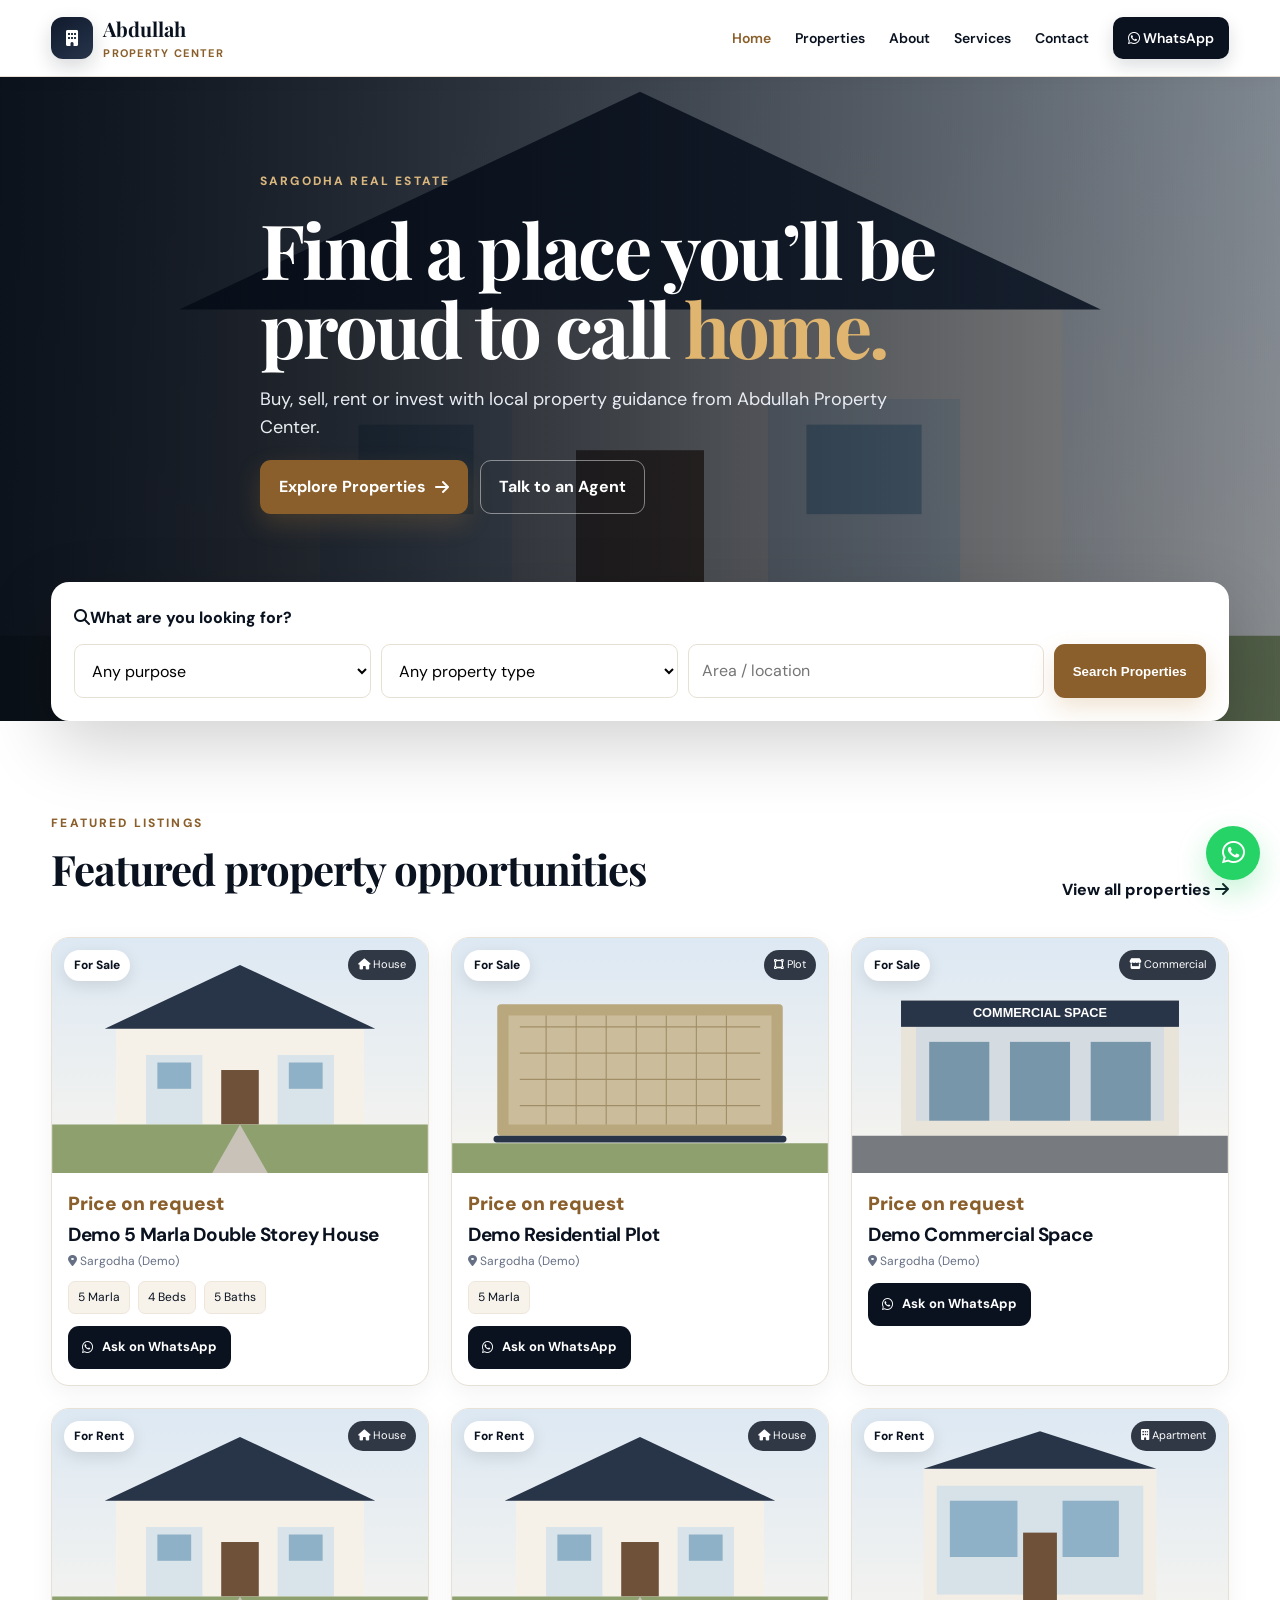
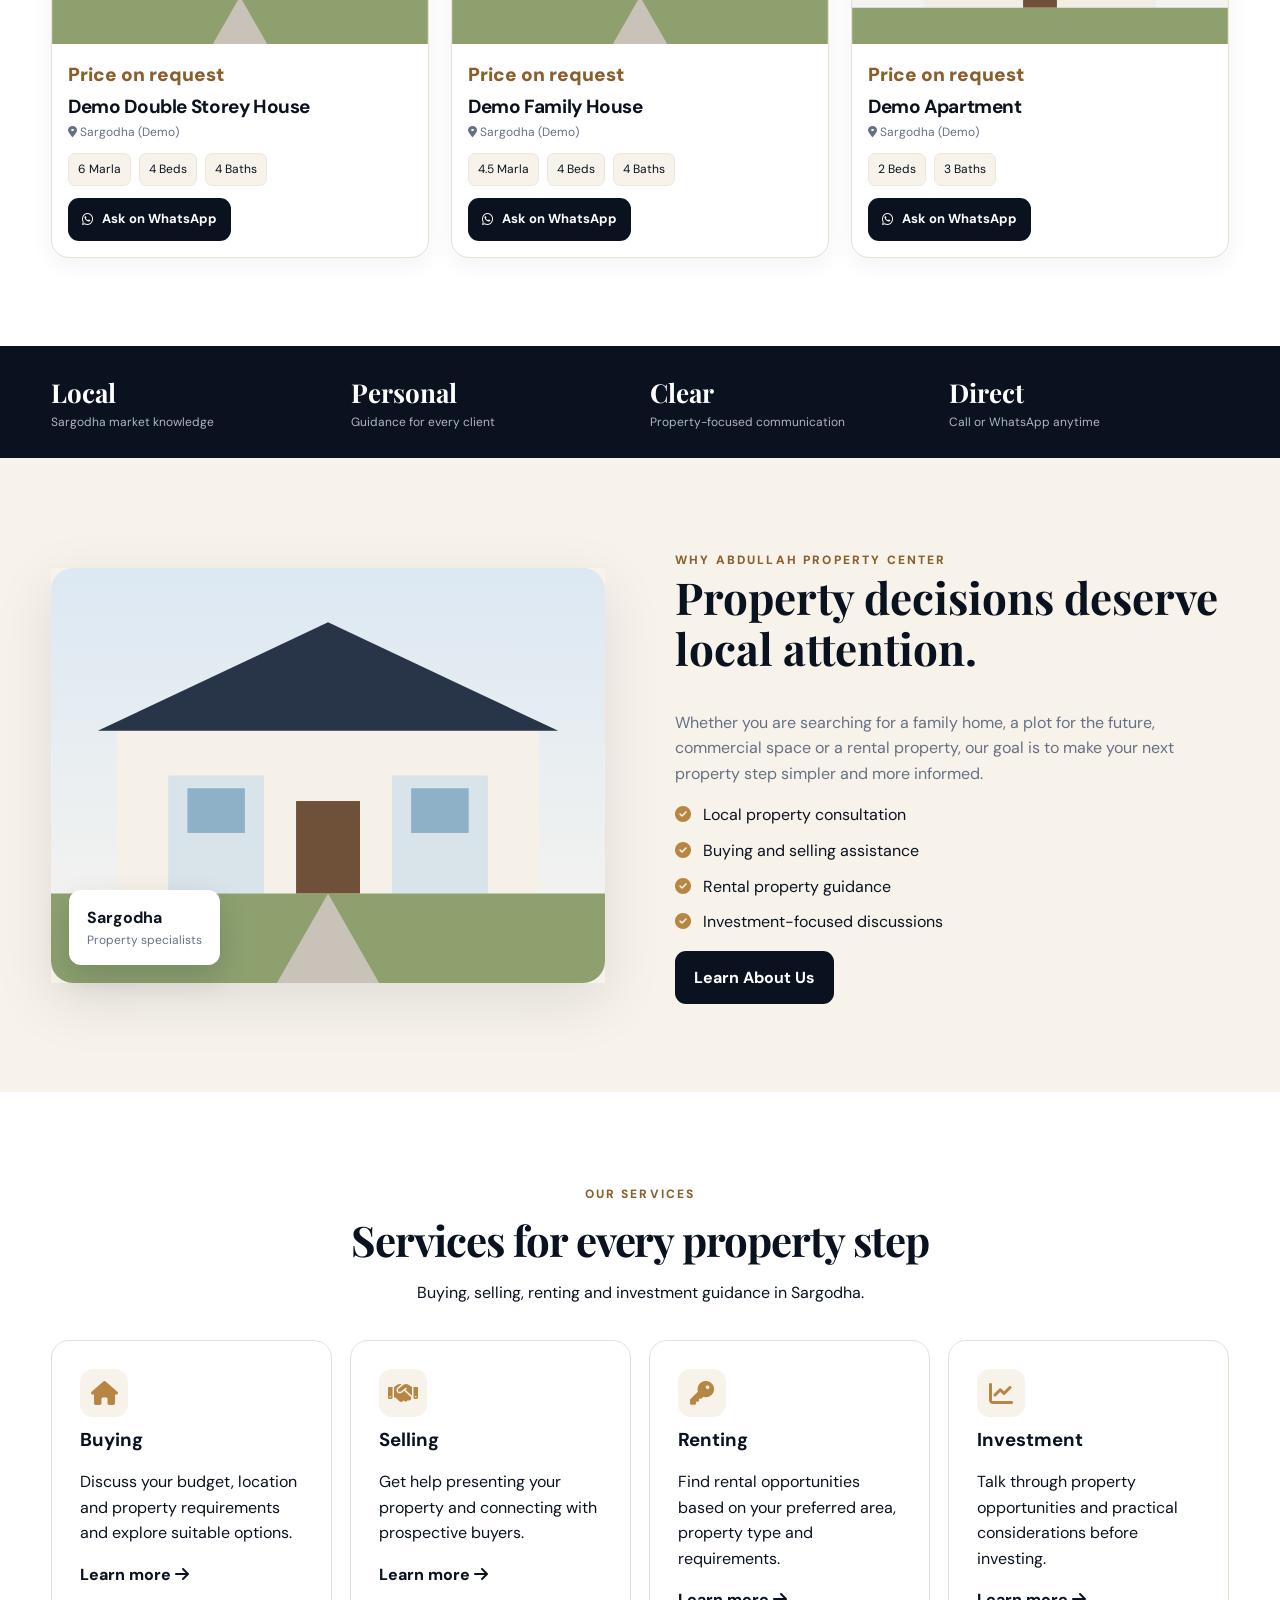
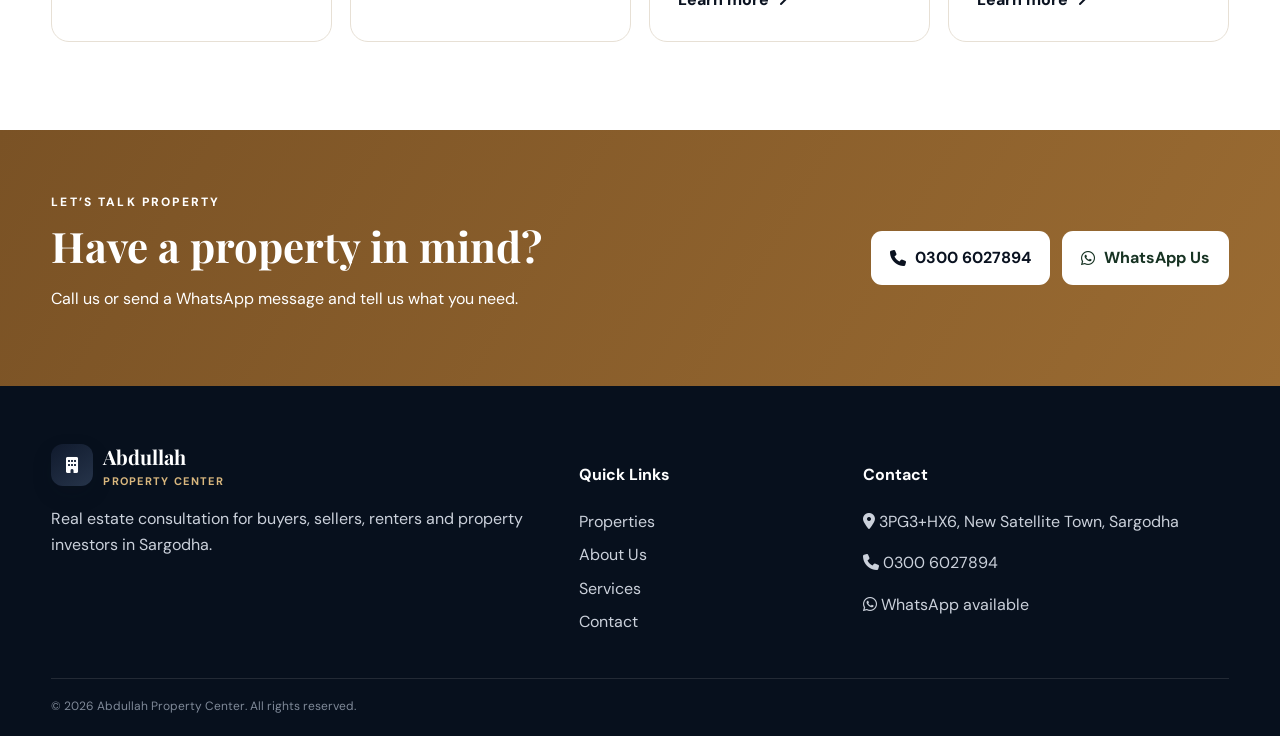
<file: index.html>
<!DOCTYPE html>
<html lang="en">
<head>
  <meta charset="UTF-8">
  <meta name="viewport" content="width=device-width, initial-scale=1.0">
  <meta name="description" content="Abdullah Property Center - trusted real estate consultant in Sargodha for buying, selling, renting and property investment.">
  <meta name="theme-color" content="#0b1220">
  <title>Abdullah Property Center | Real Estate in Sargodha</title>
  <link rel="preconnect" href="https://fonts.googleapis.com">
  <link rel="preconnect" href="https://fonts.gstatic.com" crossorigin>
  <link href="https://fonts.googleapis.com/css2?family=DM+Sans:wght@400;500;600;700&family=Playfair+Display:wght@600;700&display=swap" rel="stylesheet">
  <link rel="stylesheet" href="https://cdnjs.cloudflare.com/ajax/libs/font-awesome/6.7.2/css/all.min.css">
  <link rel="stylesheet" href="css/style.css">
<link rel="icon" href="favicon.svg" type="image/svg+xml">
<link rel="canonical" href="https://abdullahpropertycenter.netlify.app/">
<meta property="og:type" content="website">
<meta property="og:site_name" content="Abdullah Property Center">
<meta property="og:title" content="Abdullah Property Center | Real Estate in Sargodha">
<meta property="og:description" content="Abdullah Property Center - trusted real estate consultant in Sargodha for buying, selling, renting and property investment.">
<meta property="og:url" content="https://abdullahpropertycenter.netlify.app/">
<meta property="og:image" content="https://abdullahpropertycenter.netlify.app/assets/og-image.png">
<meta property="og:image:width" content="1200">
<meta property="og:image:height" content="630">
<meta name="twitter:card" content="summary_large_image">
<script type="application/ld+json">{"@context": "https://schema.org", "@type": "RealEstateAgent", "name": "Abdullah Property Center", "url": "https://abdullahpropertycenter.netlify.app/", "image": "https://abdullahpropertycenter.netlify.app/assets/og-image.png", "telephone": "+923006027894", "address": {"@type": "PostalAddress", "streetAddress": "3PG3+HX6, New Satellite Town", "addressLocality": "Sargodha", "addressCountry": "PK"}}</script>
</head>
<body>
<header class="site-header">
  <div class="container nav-wrap">
    <a class="brand" href="index.html">
      <span class="brand-mark"><i class="fa-solid fa-building"></i></span>
      <span><strong>Abdullah</strong><small>Property Center</small></span>
    </a>
    <button class="menu-toggle" aria-label="Open menu" aria-expanded="false"><i class="fa-solid fa-bars"></i></button>
    <nav class="main-nav">
      <a class="active" href="index.html">Home</a>
      <a href="properties.html">Properties</a>
      <a href="about.html">About</a>
      <a href="services.html">Services</a>
      <a href="contact.html">Contact</a>
      <a class="nav-cta" href="https://wa.me/923006027894?text=Assalam%20o%20Alaikum%2C%20I%20want%20to%20ask%20about%20a%20property." target="_blank" rel="noopener"><i class="fa-brands fa-whatsapp"></i> WhatsApp</a>
    </nav>
  </div>
</header>

<main>
<section class="hero">
  <div class="hero-overlay"></div>
  <div class="container hero-content">
    <span class="eyebrow">SARGODHA REAL ESTATE</span>
    <h1>Find a place you’ll be proud to call <em>home.</em></h1>
    <p>Buy, sell, rent or invest with local property guidance from Abdullah Property Center.</p>
    <div class="hero-actions">
      <a class="btn btn-primary" href="properties.html">Explore Properties <i class="fa-solid fa-arrow-right"></i></a>
      <a class="btn btn-ghost" href="contact.html">Talk to an Agent</a>
    </div>
  </div>
  <div class="search-card container">
    <div class="search-title"><i class="fa-solid fa-magnifying-glass"></i><span>What are you looking for?</span></div>
    <form id="homeSearch" class="search-grid">
      <select name="purpose" aria-label="Purpose">
        <option value="">Any purpose</option><option value="sale">For Sale</option><option value="rent">For Rent</option>
      </select>
      <select name="type" aria-label="Property type">
        <option value="">Any property type</option><option value="house">House</option><option value="plot">Plot</option><option value="commercial">Commercial</option><option value="apartment">Apartment</option>
      </select>
      <input name="area" type="text" placeholder="Area / location" aria-label="Area">
      <button class="btn btn-primary" type="submit">Search Properties</button>
    </form>
  </div>
</section>

<section class="section">
  <div class="container">
    <div class="section-head">
      <div><span class="eyebrow dark">FEATURED LISTINGS</span><h2>Featured property opportunities</h2></div>
      <a class="text-link" href="properties.html">View all properties <i class="fa-solid fa-arrow-right"></i></a>
    </div>
    <div id="featuredProperties" class="property-grid featured-grid"></div><noscript><div class="empty-state">Please turn on JavaScript to browse listings, or <a href="https://wa.me/923006027894">message us on WhatsApp</a>.</div></noscript>
  </div>
</section>

<section class="stats-strip">
  <div class="container stats">
    <div><strong>Local</strong><span>Sargodha market knowledge</span></div>
    <div><strong>Personal</strong><span>Guidance for every client</span></div>
    <div><strong>Clear</strong><span>Property-focused communication</span></div>
    <div><strong>Direct</strong><span>Call or WhatsApp anytime</span></div>
  </div>
</section>

<section class="section soft">
  <div class="container split">
    <div class="image-frame">
      <img src="assets/house-sale.svg" alt="Illustration of a family house">
      <div class="floating-card"><strong>Sargodha</strong><span>Property specialists</span></div>
    </div>
    <div class="content-block">
      <span class="eyebrow dark">WHY ABDULLAH PROPERTY CENTER</span>
      <h2>Property decisions deserve local attention.</h2>
      <p>Whether you are searching for a family home, a plot for the future, commercial space or a rental property, our goal is to make your next property step simpler and more informed.</p>
      <ul class="check-list">
        <li><i class="fa-solid fa-circle-check"></i> Local property consultation</li>
        <li><i class="fa-solid fa-circle-check"></i> Buying and selling assistance</li>
        <li><i class="fa-solid fa-circle-check"></i> Rental property guidance</li>
        <li><i class="fa-solid fa-circle-check"></i> Investment-focused discussions</li>
      </ul>
      <a class="btn btn-dark" href="about.html">Learn About Us</a>
    </div>
  </div>
</section>

<section class="section">
  <div class="container">
    <div class="section-head centered"><div><span class="eyebrow dark">OUR SERVICES</span><h2>Services for every property step</h2><p>Buying, selling, renting and investment guidance in Sargodha.</p></div></div>
    <div class="service-grid">
      <article class="service-card"><span class="icon"><i class="fa-solid fa-house"></i></span><h3>Buying</h3><p>Discuss your budget, location and property requirements and explore suitable options.</p><a href="services.html">Learn more <i class="fa-solid fa-arrow-right"></i></a></article>
      <article class="service-card"><span class="icon"><i class="fa-solid fa-handshake"></i></span><h3>Selling</h3><p>Get help presenting your property and connecting with prospective buyers.</p><a href="services.html">Learn more <i class="fa-solid fa-arrow-right"></i></a></article>
      <article class="service-card"><span class="icon"><i class="fa-solid fa-key"></i></span><h3>Renting</h3><p>Find rental opportunities based on your preferred area, property type and requirements.</p><a href="services.html">Learn more <i class="fa-solid fa-arrow-right"></i></a></article>
      <article class="service-card"><span class="icon"><i class="fa-solid fa-chart-line"></i></span><h3>Investment</h3><p>Talk through property opportunities and practical considerations before investing.</p><a href="services.html">Learn more <i class="fa-solid fa-arrow-right"></i></a></article>
    </div>
  </div>
</section>

<section class="cta-section">
  <div class="container cta-inner">
    <div><span class="eyebrow">LET’S TALK PROPERTY</span><h2>Have a property in mind?</h2><p>Call us or send a WhatsApp message and tell us what you need.</p></div>
    <div class="cta-actions"><a class="btn btn-light" href="tel:+923006027894"><i class="fa-solid fa-phone"></i> 0300 6027894</a><a class="btn btn-whatsapp" href="https://wa.me/923006027894" target="_blank" rel="noopener"><i class="fa-brands fa-whatsapp"></i> WhatsApp Us</a></div>
  </div>
</section>
</main>

<footer class="footer">
  <div class="container footer-grid">
    <div><a class="brand light" href="index.html"><span class="brand-mark"><i class="fa-solid fa-building"></i></span><span><strong>Abdullah</strong><small>Property Center</small></span></a><p>Real estate consultation for buyers, sellers, renters and property investors in Sargodha.</p></div>
    <div><h4>Quick Links</h4><a href="properties.html">Properties</a><a href="about.html">About Us</a><a href="services.html">Services</a><a href="contact.html">Contact</a></div>
    <div><h4>Contact</h4><p><i class="fa-solid fa-location-dot"></i> 3PG3+HX6, New Satellite Town, Sargodha</p><p><i class="fa-solid fa-phone"></i> <a href="tel:+923006027894">0300 6027894</a></p><p><i class="fa-brands fa-whatsapp"></i> WhatsApp available</p></div>
  </div>
  <div class="container footer-bottom"><span>© <span id="year"></span> Abdullah Property Center. All rights reserved.</span></div>
</footer>
<a class="floating-wa" href="https://wa.me/923006027894" target="_blank" rel="noopener" aria-label="Chat on WhatsApp"><i class="fa-brands fa-whatsapp"></i></a>
<script src="js/script.js"></script>
</body>
</html>
</file>
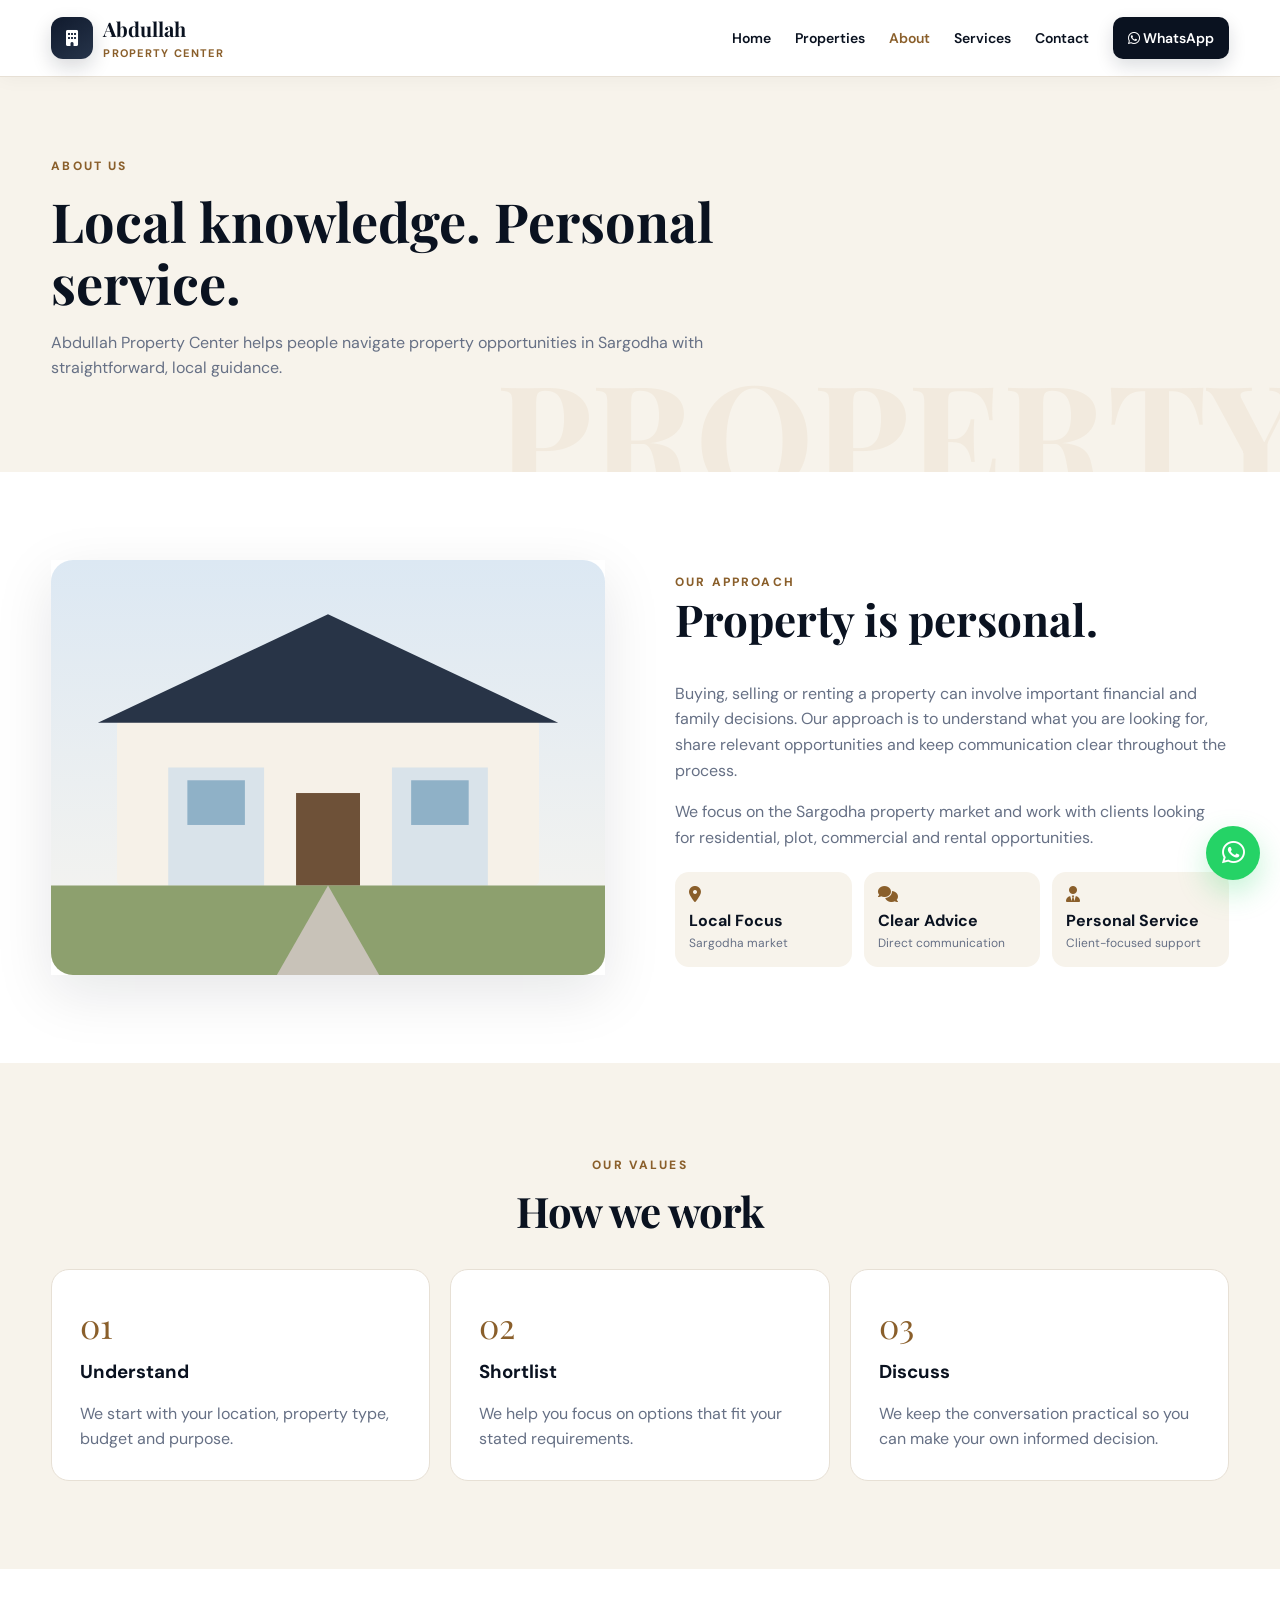
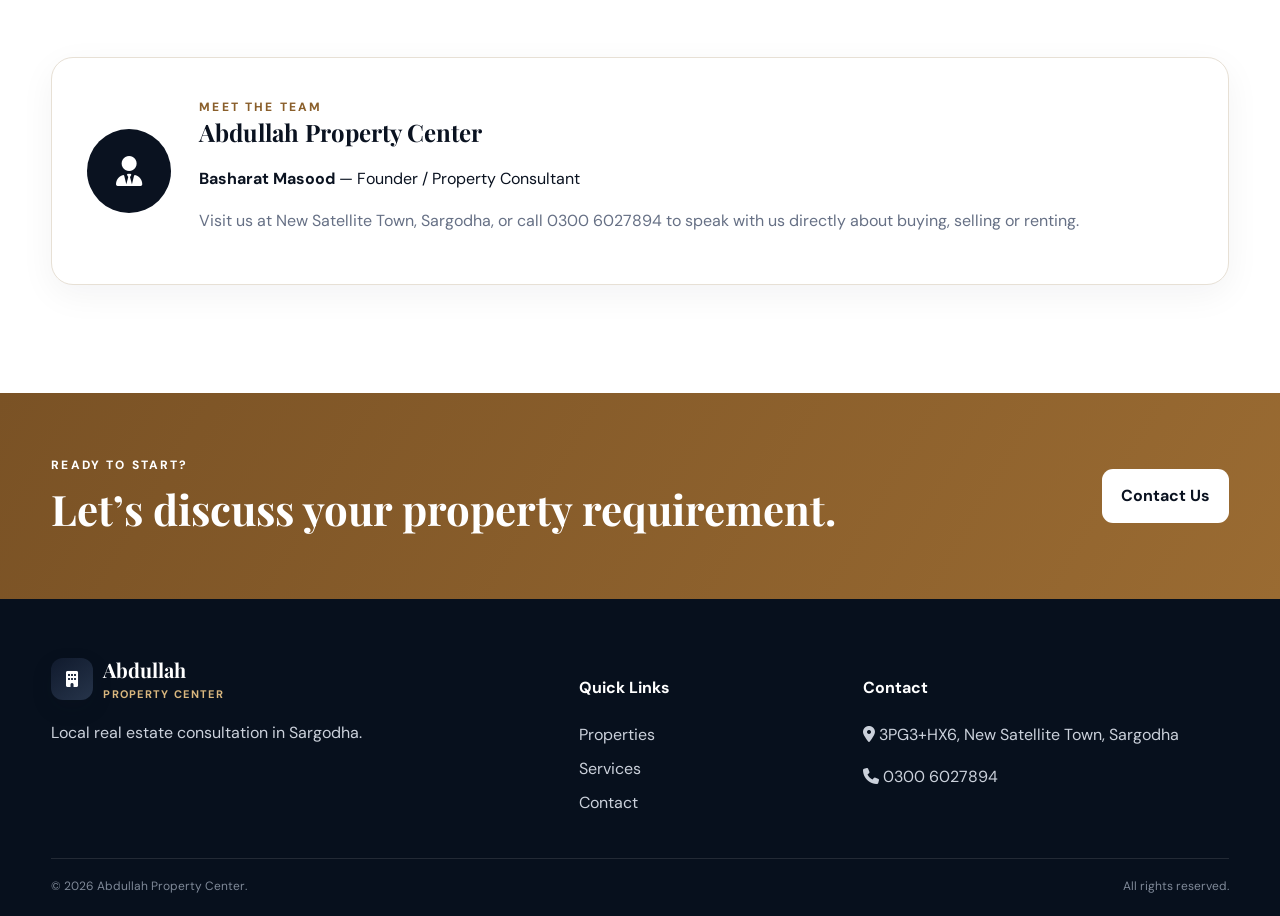
<file: about.html>
<!DOCTYPE html>
<html lang="en">
<head>
<meta charset="UTF-8"><meta name="viewport" content="width=device-width, initial-scale=1.0">
<meta name="description" content="Learn about Abdullah Property Center, a local real estate consultancy in Sargodha.">
<title>About Us | Abdullah Property Center</title>
<link rel="preconnect" href="https://fonts.googleapis.com"><link rel="preconnect" href="https://fonts.gstatic.com" crossorigin>
<link href="https://fonts.googleapis.com/css2?family=DM+Sans:wght@400;500;600;700&family=Playfair+Display:wght@600;700&display=swap" rel="stylesheet"><link rel="stylesheet" href="https://cdnjs.cloudflare.com/ajax/libs/font-awesome/6.7.2/css/all.min.css"><link rel="stylesheet" href="css/style.css">
<link rel="icon" href="favicon.svg" type="image/svg+xml">
<link rel="canonical" href="https://abdullahpropertycenter.netlify.app/about">
<meta property="og:type" content="website">
<meta property="og:site_name" content="Abdullah Property Center">
<meta property="og:title" content="About Us | Abdullah Property Center">
<meta property="og:description" content="Learn about Abdullah Property Center, a local real estate consultancy in Sargodha.">
<meta property="og:url" content="https://abdullahpropertycenter.netlify.app/about">
<meta property="og:image" content="https://abdullahpropertycenter.netlify.app/assets/og-image.png">
<meta property="og:image:width" content="1200">
<meta property="og:image:height" content="630">
<meta name="twitter:card" content="summary_large_image">
<meta name="theme-color" content="#0b1220">
</head>
<body>
<header class="site-header"><div class="container nav-wrap"><a class="brand" href="index.html"><span class="brand-mark"><i class="fa-solid fa-building"></i></span><span><strong>Abdullah</strong><small>Property Center</small></span></a><button class="menu-toggle" aria-label="Open menu" aria-expanded="false"><i class="fa-solid fa-bars"></i></button><nav class="main-nav"><a href="index.html">Home</a><a href="properties.html">Properties</a><a class="active" href="about.html">About</a><a href="services.html">Services</a><a href="contact.html">Contact</a><a class="nav-cta" href="https://wa.me/923006027894" target="_blank" rel="noopener"><i class="fa-brands fa-whatsapp"></i> WhatsApp</a></nav></div></header>
<main>
<section class="page-hero"><div class="container"><span class="eyebrow">ABOUT US</span><h1>Local knowledge. Personal service.</h1><p>Abdullah Property Center helps people navigate property opportunities in Sargodha with straightforward, local guidance.</p></div></section>
<section class="section"><div class="container split"><div class="image-frame"><img src="assets/house-sale.svg" alt="Illustration of a residential property"></div><div class="content-block"><span class="eyebrow dark">OUR APPROACH</span><h2>Property is personal.</h2><p>Buying, selling or renting a property can involve important financial and family decisions. Our approach is to understand what you are looking for, share relevant opportunities and keep communication clear throughout the process.</p><p>We focus on the Sargodha property market and work with clients looking for residential, plot, commercial and rental opportunities.</p><div class="mini-points"><div><i class="fa-solid fa-location-dot"></i><strong>Local Focus</strong><span>Sargodha market</span></div><div><i class="fa-solid fa-comments"></i><strong>Clear Advice</strong><span>Direct communication</span></div><div><i class="fa-solid fa-user-tie"></i><strong>Personal Service</strong><span>Client-focused support</span></div></div></div></div></section>
<section class="section soft"><div class="container"><div class="section-head centered"><div><span class="eyebrow dark">OUR VALUES</span><h2>How we work</h2></div></div><div class="value-grid"><article><span>01</span><h3>Understand</h3><p>We start with your location, property type, budget and purpose.</p></article><article><span>02</span><h3>Shortlist</h3><p>We help you focus on options that fit your stated requirements.</p></article><article><span>03</span><h3>Discuss</h3><p>We keep the conversation practical so you can make your own informed decision.</p></article></div></div></section>
<section class="section"><div class="container owner-card"><div class="owner-avatar"><i class="fa-solid fa-user-tie"></i></div><div><span class="eyebrow dark">MEET THE TEAM</span><h2>Abdullah Property Center</h2><p><strong>Basharat Masood</strong> &mdash; Founder / Property Consultant</p><p class="muted">Visit us at New Satellite Town, Sargodha, or call 0300 6027894 to speak with us directly about buying, selling or renting.</p></div></div></section>
<section class="cta-section compact"><div class="container cta-inner"><div><span class="eyebrow">READY TO START?</span><h2>Let’s discuss your property requirement.</h2></div><a class="btn btn-light" href="contact.html">Contact Us</a></div></section>
</main>
<footer class="footer"><div class="container footer-grid"><div><a class="brand light" href="index.html"><span class="brand-mark"><i class="fa-solid fa-building"></i></span><span><strong>Abdullah</strong><small>Property Center</small></span></a><p>Local real estate consultation in Sargodha.</p></div><div><h4>Quick Links</h4><a href="properties.html">Properties</a><a href="services.html">Services</a><a href="contact.html">Contact</a></div><div><h4>Contact</h4><p><i class="fa-solid fa-location-dot"></i> 3PG3+HX6, New Satellite Town, Sargodha</p><p><i class="fa-solid fa-phone"></i> <a href="tel:+923006027894">0300 6027894</a></p></div></div><div class="container footer-bottom"><span>© <span id="year"></span> Abdullah Property Center.</span><span>All rights reserved.</span></div></footer>
<a class="floating-wa" href="https://wa.me/923006027894" target="_blank" rel="noopener" aria-label="Chat on WhatsApp"><i class="fa-brands fa-whatsapp"></i></a><script src="js/script.js"></script></body></html>
</file>
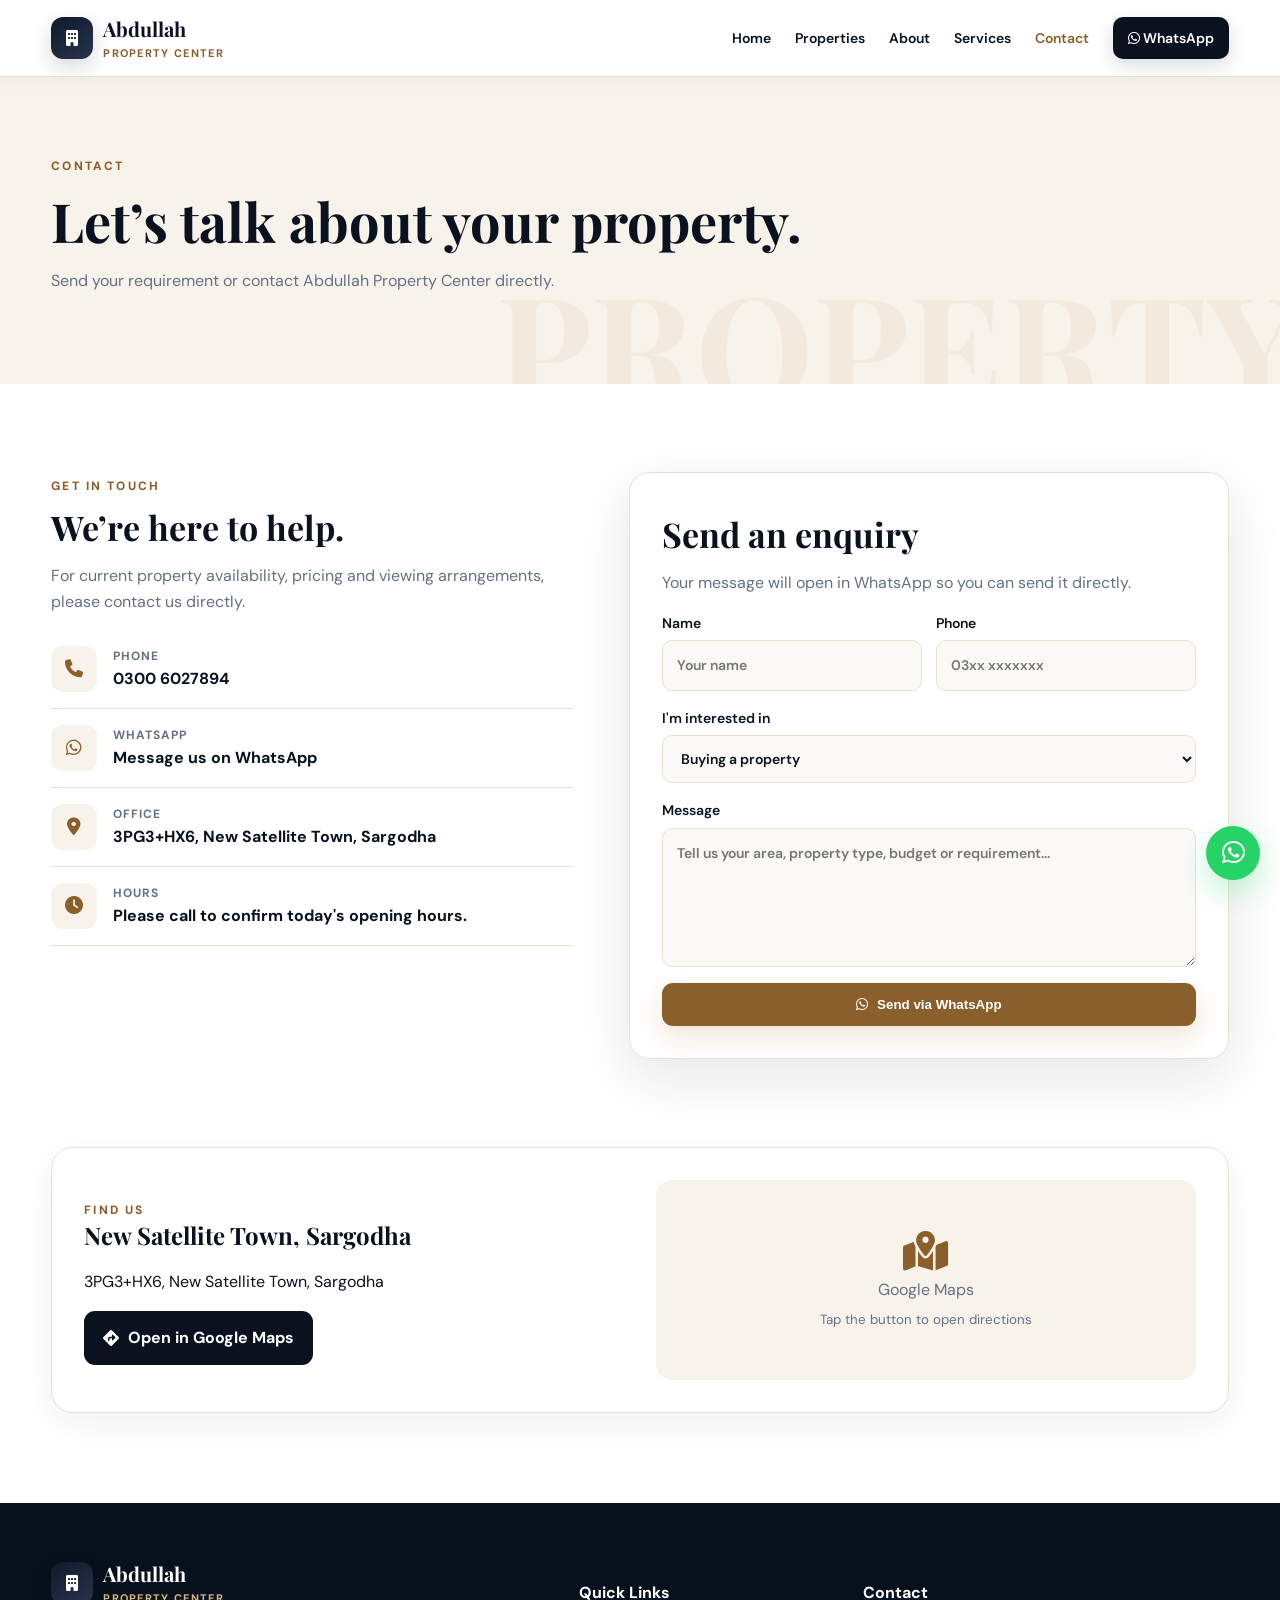
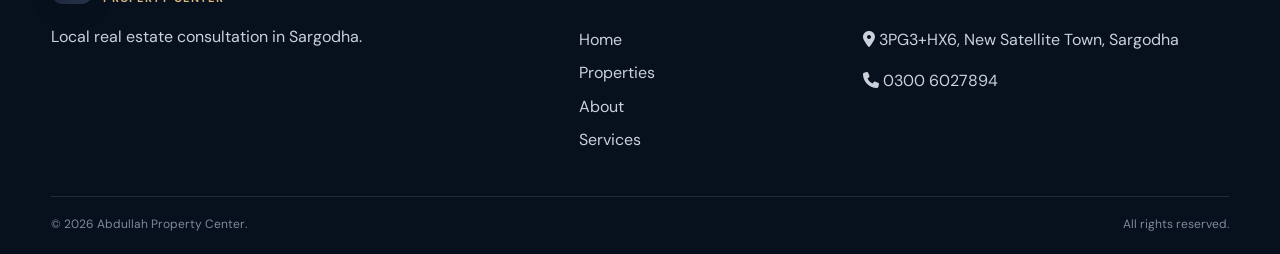
<file: contact.html>
<!DOCTYPE html>
<html lang="en">
<head>
<meta charset="UTF-8"><meta name="viewport" content="width=device-width, initial-scale=1.0">
<meta name="description" content="Contact Abdullah Property Center in New Satellite Town, Sargodha.">
<title>Contact | Abdullah Property Center</title>
<link rel="preconnect" href="https://fonts.googleapis.com"><link rel="preconnect" href="https://fonts.gstatic.com" crossorigin>
<link href="https://fonts.googleapis.com/css2?family=DM+Sans:wght@400;500;600;700&family=Playfair+Display:wght@600;700&display=swap" rel="stylesheet"><link rel="stylesheet" href="https://cdnjs.cloudflare.com/ajax/libs/font-awesome/6.7.2/css/all.min.css"><link rel="stylesheet" href="css/style.css">
<link rel="icon" href="favicon.svg" type="image/svg+xml">
<link rel="canonical" href="https://abdullahpropertycenter.netlify.app/contact">
<meta property="og:type" content="website">
<meta property="og:site_name" content="Abdullah Property Center">
<meta property="og:title" content="Contact | Abdullah Property Center">
<meta property="og:description" content="Contact Abdullah Property Center in New Satellite Town, Sargodha.">
<meta property="og:url" content="https://abdullahpropertycenter.netlify.app/contact">
<meta property="og:image" content="https://abdullahpropertycenter.netlify.app/assets/og-image.png">
<meta property="og:image:width" content="1200">
<meta property="og:image:height" content="630">
<meta name="twitter:card" content="summary_large_image">
<meta name="theme-color" content="#0b1220">
</head>
<body>
<header class="site-header"><div class="container nav-wrap"><a class="brand" href="index.html"><span class="brand-mark"><i class="fa-solid fa-building"></i></span><span><strong>Abdullah</strong><small>Property Center</small></span></a><button class="menu-toggle" aria-label="Open menu" aria-expanded="false"><i class="fa-solid fa-bars"></i></button><nav class="main-nav"><a href="index.html">Home</a><a href="properties.html">Properties</a><a href="about.html">About</a><a href="services.html">Services</a><a class="active" href="contact.html">Contact</a><a class="nav-cta" href="https://wa.me/923006027894" target="_blank" rel="noopener"><i class="fa-brands fa-whatsapp"></i> WhatsApp</a></nav></div></header>
<main>
<section class="page-hero"><div class="container"><span class="eyebrow">CONTACT</span><h1>Let’s talk about your property.</h1><p>Send your requirement or contact Abdullah Property Center directly.</p></div></section>
<section class="section"><div class="container contact-grid">
<div class="contact-info"><span class="eyebrow dark">GET IN TOUCH</span><h2>We’re here to help.</h2><p class="muted">For current property availability, pricing and viewing arrangements, please contact us directly.</p>
<div class="contact-item"><span><i class="fa-solid fa-phone"></i></span><div><small>Phone</small><a href="tel:+923006027894">0300 6027894</a></div></div>
<div class="contact-item"><span><i class="fa-brands fa-whatsapp"></i></span><div><small>WhatsApp</small><a href="https://wa.me/923006027894" target="_blank" rel="noopener">Message us on WhatsApp</a></div></div>
<div class="contact-item"><span><i class="fa-solid fa-location-dot"></i></span><div><small>Office</small><strong>3PG3+HX6, New Satellite Town, Sargodha</strong></div></div>
<div class="contact-item"><span><i class="fa-solid fa-clock"></i></span><div><small>Hours</small><strong>Please call to confirm today's opening hours.</strong></div></div>
</div>
<div class="form-card"><h2>Send an enquiry</h2><p class="muted">Your message will open in WhatsApp so you can send it directly.</p>
<form id="contactForm"><div class="two-col"><label>Name<input required name="name" placeholder="Your name"></label><label>Phone<input required name="phone" placeholder="03xx xxxxxxx"></label></div><label>I'm interested in<select name="interest"><option>Buying a property</option><option>Selling a property</option><option>Renting a property</option><option>Property investment</option><option>General enquiry</option></select></label><label>Message<textarea required name="message" rows="5" placeholder="Tell us your area, property type, budget or requirement..."></textarea></label><button class="btn btn-primary full" type="submit"><i class="fa-brands fa-whatsapp"></i> Send via WhatsApp</button></form></div>
</div></section>
<section class="map-section"><div class="container"><div class="map-card"><div><span class="eyebrow dark">FIND US</span><h2>New Satellite Town, Sargodha</h2><p>3PG3+HX6, New Satellite Town, Sargodha</p><a class="btn btn-dark" href="https://www.google.com/maps/search/?api=1&query=3PG3%2BHX6%2C%20New%20Satellite%20Town%2C%20Sargodha" target="_blank" rel="noopener"><i class="fa-solid fa-diamond-turn-right"></i> Open in Google Maps</a></div><div class="map-placeholder"><i class="fa-solid fa-map-location-dot"></i><span>Google Maps</span><small>Tap the button to open directions</small></div></div></div></section>
</main>
<footer class="footer"><div class="container footer-grid"><div><a class="brand light" href="index.html"><span class="brand-mark"><i class="fa-solid fa-building"></i></span><span><strong>Abdullah</strong><small>Property Center</small></span></a><p>Local real estate consultation in Sargodha.</p></div><div><h4>Quick Links</h4><a href="index.html">Home</a><a href="properties.html">Properties</a><a href="about.html">About</a><a href="services.html">Services</a></div><div><h4>Contact</h4><p><i class="fa-solid fa-location-dot"></i> 3PG3+HX6, New Satellite Town, Sargodha</p><p><i class="fa-solid fa-phone"></i> <a href="tel:+923006027894">0300 6027894</a></p></div></div><div class="container footer-bottom"><span>© <span id="year"></span> Abdullah Property Center.</span><span>All rights reserved.</span></div></footer>
<a class="floating-wa" href="https://wa.me/923006027894" target="_blank" rel="noopener" aria-label="Chat on WhatsApp"><i class="fa-brands fa-whatsapp"></i></a><script src="js/script.js"></script></body></html>
</file>
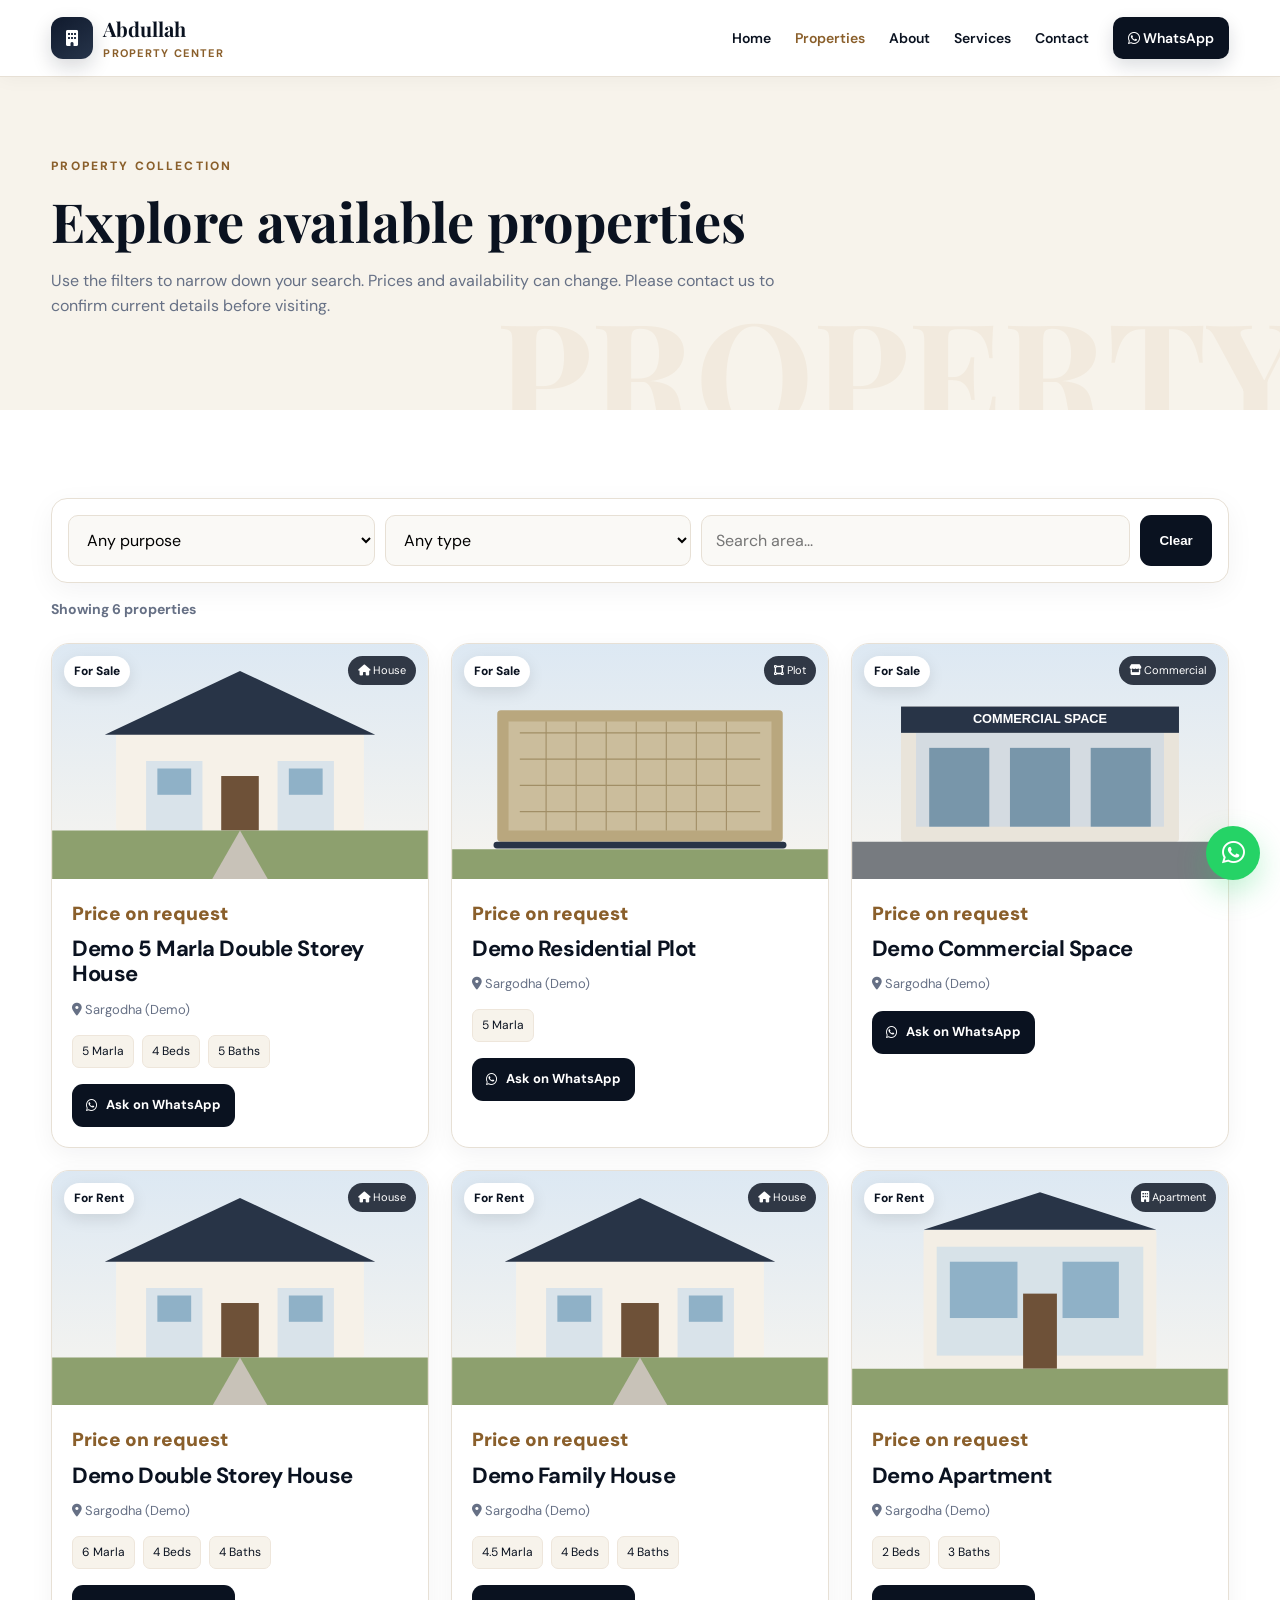
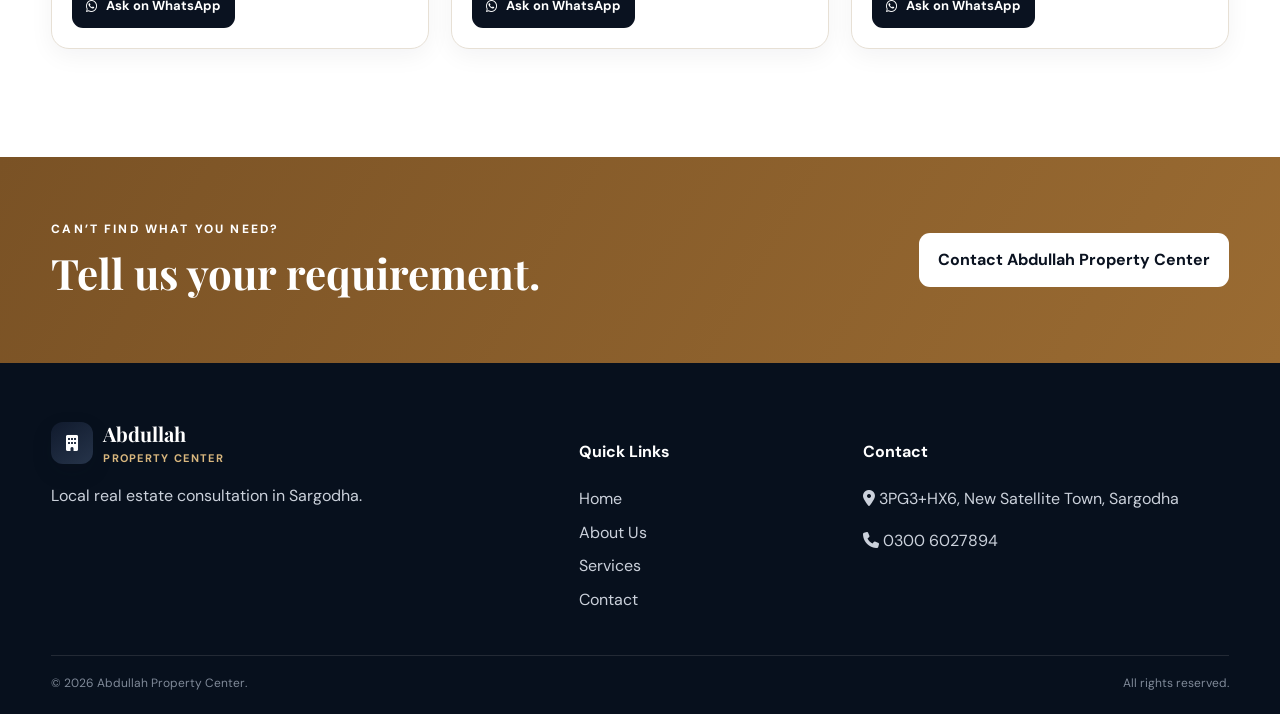
<file: properties.html>
<!DOCTYPE html>
<html lang="en">
<head>
  <meta charset="UTF-8"><meta name="viewport" content="width=device-width, initial-scale=1.0">
  <meta name="description" content="Browse property listings from Abdullah Property Center in Sargodha.">
  <title>Properties | Abdullah Property Center</title>
  <link rel="preconnect" href="https://fonts.googleapis.com"><link rel="preconnect" href="https://fonts.gstatic.com" crossorigin>
  <link href="https://fonts.googleapis.com/css2?family=DM+Sans:wght@400;500;600;700&family=Playfair+Display:wght@600;700&display=swap" rel="stylesheet">
  <link rel="stylesheet" href="https://cdnjs.cloudflare.com/ajax/libs/font-awesome/6.7.2/css/all.min.css"><link rel="stylesheet" href="css/style.css">
<link rel="icon" href="favicon.svg" type="image/svg+xml">
<link rel="canonical" href="https://abdullahpropertycenter.netlify.app/properties">
<meta property="og:type" content="website">
<meta property="og:site_name" content="Abdullah Property Center">
<meta property="og:title" content="Properties | Abdullah Property Center">
<meta property="og:description" content="Browse property listings from Abdullah Property Center in Sargodha.">
<meta property="og:url" content="https://abdullahpropertycenter.netlify.app/properties">
<meta property="og:image" content="https://abdullahpropertycenter.netlify.app/assets/og-image.png">
<meta property="og:image:width" content="1200">
<meta property="og:image:height" content="630">
<meta name="twitter:card" content="summary_large_image">
<meta name="theme-color" content="#0b1220">
</head>
<body>
<header class="site-header"><div class="container nav-wrap"><a class="brand" href="index.html"><span class="brand-mark"><i class="fa-solid fa-building"></i></span><span><strong>Abdullah</strong><small>Property Center</small></span></a><button class="menu-toggle" aria-label="Open menu" aria-expanded="false"><i class="fa-solid fa-bars"></i></button><nav class="main-nav"><a href="index.html">Home</a><a class="active" href="properties.html">Properties</a><a href="about.html">About</a><a href="services.html">Services</a><a href="contact.html">Contact</a><a class="nav-cta" href="https://wa.me/923006027894" target="_blank" rel="noopener"><i class="fa-brands fa-whatsapp"></i> WhatsApp</a></nav></div></header>
<main>
<section class="page-hero"><div class="container"><span class="eyebrow">PROPERTY COLLECTION</span><h1>Explore available properties</h1><p>Use the filters to narrow down your search. Prices and availability can change. Please contact us to confirm current details before visiting.</p></div></section>
<section class="section properties-section"><div class="container">
  <div class="filter-bar">
    <select id="filterPurpose" aria-label="Purpose"><option value="">Any purpose</option><option value="sale">For Sale</option><option value="rent">For Rent</option></select>
    <select id="filterType" aria-label="Property type"><option value="">Any type</option><option value="house">House</option><option value="plot">Plot</option><option value="commercial">Commercial</option><option value="apartment">Apartment</option></select>
    <input id="filterArea" type="search" placeholder="Search area..." aria-label="Search area">
    <button id="clearFilters" class="btn btn-dark">Clear</button>
  </div>
  <div id="propertyCount" class="result-count"></div>
  <div id="propertyGrid" class="property-grid"></div><noscript><div class="empty-state">Please turn on JavaScript to browse listings, or <a href="https://wa.me/923006027894">message us on WhatsApp</a>.</div></noscript>
</div></section>
<section class="cta-section compact"><div class="container cta-inner"><div><span class="eyebrow">CAN’T FIND WHAT YOU NEED?</span><h2>Tell us your requirement.</h2></div><a class="btn btn-light" href="contact.html">Contact Abdullah Property Center</a></div></section>
</main>
<footer class="footer"><div class="container footer-grid"><div><a class="brand light" href="index.html"><span class="brand-mark"><i class="fa-solid fa-building"></i></span><span><strong>Abdullah</strong><small>Property Center</small></span></a><p>Local real estate consultation in Sargodha.</p></div><div><h4>Quick Links</h4><a href="index.html">Home</a><a href="about.html">About Us</a><a href="services.html">Services</a><a href="contact.html">Contact</a></div><div><h4>Contact</h4><p><i class="fa-solid fa-location-dot"></i> 3PG3+HX6, New Satellite Town, Sargodha</p><p><i class="fa-solid fa-phone"></i> <a href="tel:+923006027894">0300 6027894</a></p></div></div><div class="container footer-bottom"><span>© <span id="year"></span> Abdullah Property Center.</span><span>All rights reserved.</span></div></footer>
<a class="floating-wa" href="https://wa.me/923006027894" target="_blank" rel="noopener" aria-label="Chat on WhatsApp"><i class="fa-brands fa-whatsapp"></i></a>
<script src="js/script.js"></script></body></html>
</file>
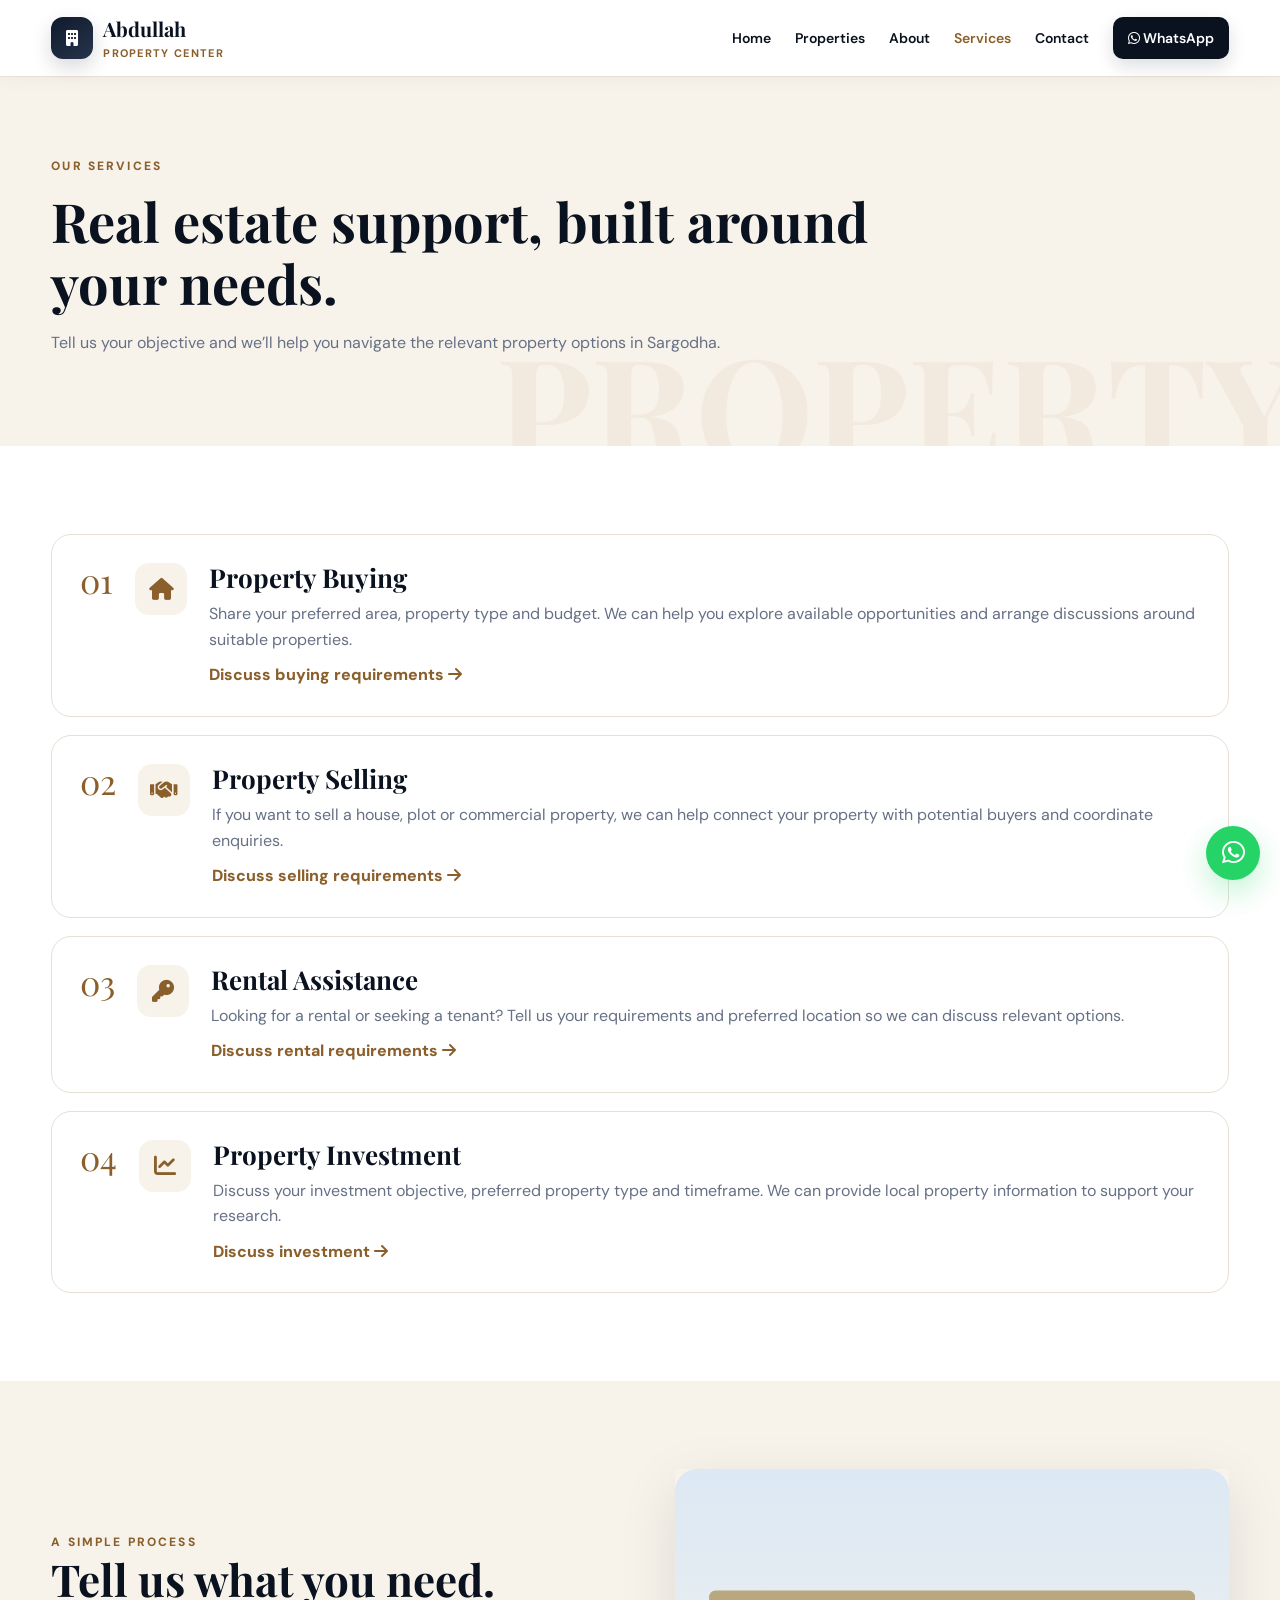
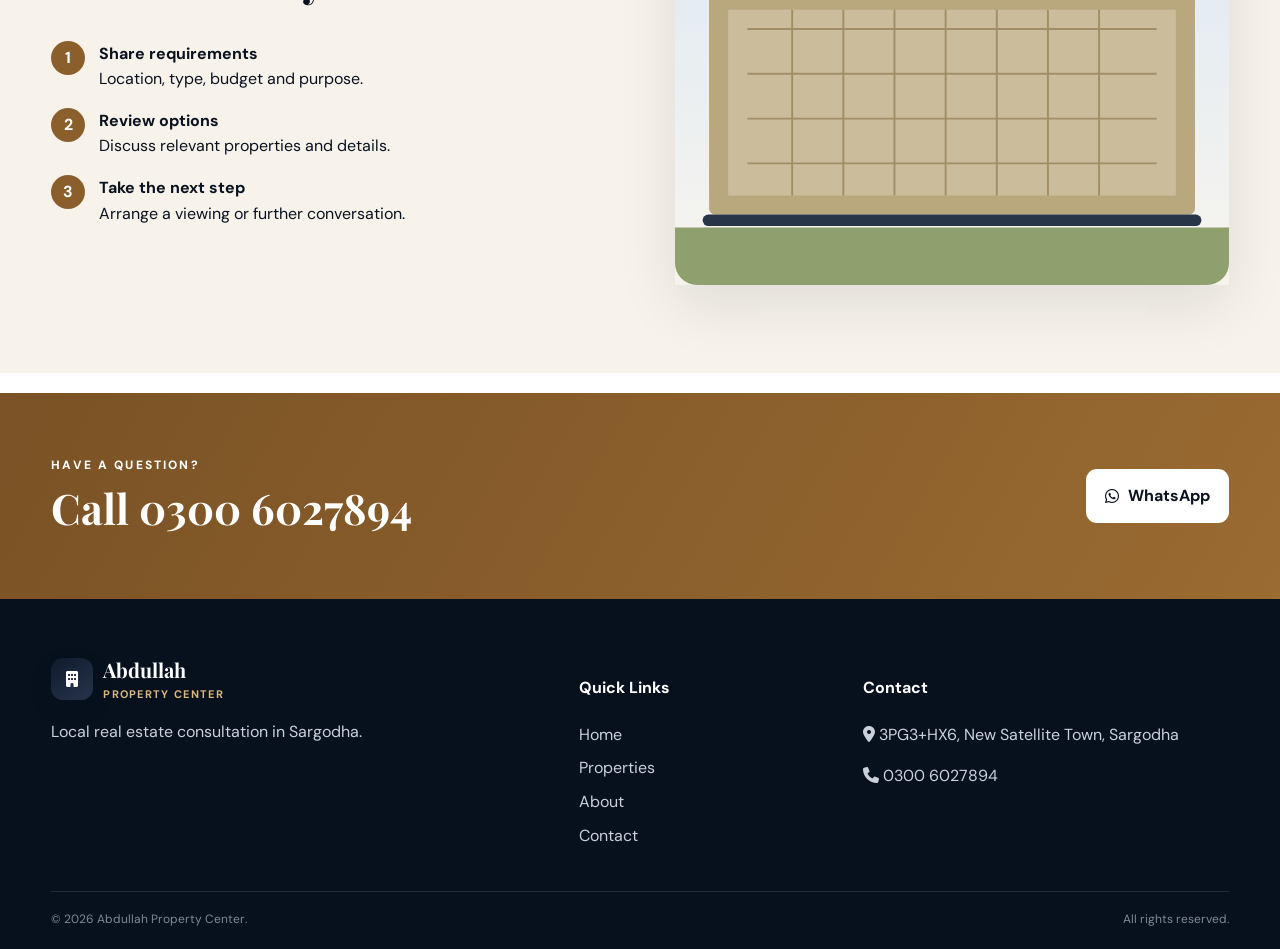
<file: services.html>
<!DOCTYPE html>
<html lang="en">
<head>
<meta charset="UTF-8"><meta name="viewport" content="width=device-width, initial-scale=1.0">
<meta name="description" content="Real estate services from Abdullah Property Center in Sargodha.">
<title>Services | Abdullah Property Center</title>
<link rel="preconnect" href="https://fonts.googleapis.com"><link rel="preconnect" href="https://fonts.gstatic.com" crossorigin>
<link href="https://fonts.googleapis.com/css2?family=DM+Sans:wght@400;500;600;700&family=Playfair+Display:wght@600;700&display=swap" rel="stylesheet"><link rel="stylesheet" href="https://cdnjs.cloudflare.com/ajax/libs/font-awesome/6.7.2/css/all.min.css"><link rel="stylesheet" href="css/style.css">
<link rel="icon" href="favicon.svg" type="image/svg+xml">
<link rel="canonical" href="https://abdullahpropertycenter.netlify.app/services">
<meta property="og:type" content="website">
<meta property="og:site_name" content="Abdullah Property Center">
<meta property="og:title" content="Services | Abdullah Property Center">
<meta property="og:description" content="Real estate services from Abdullah Property Center in Sargodha.">
<meta property="og:url" content="https://abdullahpropertycenter.netlify.app/services">
<meta property="og:image" content="https://abdullahpropertycenter.netlify.app/assets/og-image.png">
<meta property="og:image:width" content="1200">
<meta property="og:image:height" content="630">
<meta name="twitter:card" content="summary_large_image">
<meta name="theme-color" content="#0b1220">
</head>
<body>
<header class="site-header"><div class="container nav-wrap"><a class="brand" href="index.html"><span class="brand-mark"><i class="fa-solid fa-building"></i></span><span><strong>Abdullah</strong><small>Property Center</small></span></a><button class="menu-toggle" aria-label="Open menu" aria-expanded="false"><i class="fa-solid fa-bars"></i></button><nav class="main-nav"><a href="index.html">Home</a><a href="properties.html">Properties</a><a href="about.html">About</a><a class="active" href="services.html">Services</a><a href="contact.html">Contact</a><a class="nav-cta" href="https://wa.me/923006027894" target="_blank" rel="noopener"><i class="fa-brands fa-whatsapp"></i> WhatsApp</a></nav></div></header>
<main>
<section class="page-hero"><div class="container"><span class="eyebrow">OUR SERVICES</span><h1>Real estate support, built around your needs.</h1><p>Tell us your objective and we’ll help you navigate the relevant property options in Sargodha.</p></div></section>
<section class="section"><div class="container service-list">
<article class="service-row"><span class="service-number">01</span><div class="service-icon"><i class="fa-solid fa-house"></i></div><div><h2>Property Buying</h2><p>Share your preferred area, property type and budget. We can help you explore available opportunities and arrange discussions around suitable properties.</p><a href="contact.html">Discuss buying requirements <i class="fa-solid fa-arrow-right"></i></a></div></article>
<article class="service-row"><span class="service-number">02</span><div class="service-icon"><i class="fa-solid fa-handshake"></i></div><div><h2>Property Selling</h2><p>If you want to sell a house, plot or commercial property, we can help connect your property with potential buyers and coordinate enquiries.</p><a href="contact.html">Discuss selling requirements <i class="fa-solid fa-arrow-right"></i></a></div></article>
<article class="service-row"><span class="service-number">03</span><div class="service-icon"><i class="fa-solid fa-key"></i></div><div><h2>Rental Assistance</h2><p>Looking for a rental or seeking a tenant? Tell us your requirements and preferred location so we can discuss relevant options.</p><a href="contact.html">Discuss rental requirements <i class="fa-solid fa-arrow-right"></i></a></div></article>
<article class="service-row"><span class="service-number">04</span><div class="service-icon"><i class="fa-solid fa-chart-line"></i></div><div><h2>Property Investment</h2><p>Discuss your investment objective, preferred property type and timeframe. We can provide local property information to support your research.</p><a href="contact.html">Discuss investment <i class="fa-solid fa-arrow-right"></i></a></div></article>
</div></section>
<section class="section soft"><div class="container split"><div class="content-block"><span class="eyebrow dark">A SIMPLE PROCESS</span><h2>Tell us what you need.</h2><div class="process"><div><b>1</b><p><strong>Share requirements</strong><br>Location, type, budget and purpose.</p></div><div><b>2</b><p><strong>Review options</strong><br>Discuss relevant properties and details.</p></div><div><b>3</b><p><strong>Take the next step</strong><br>Arrange a viewing or further conversation.</p></div></div></div><div class="image-frame"><img src="assets/plot-sale.svg" alt="Illustration of a residential plot"></div></div></section>
<section class="cta-section compact"><div class="container cta-inner"><div><span class="eyebrow">HAVE A QUESTION?</span><h2>Call 0300 6027894</h2></div><a class="btn btn-light" href="https://wa.me/923006027894" target="_blank" rel="noopener"><i class="fa-brands fa-whatsapp"></i> WhatsApp</a></div></section>
</main>
<footer class="footer"><div class="container footer-grid"><div><a class="brand light" href="index.html"><span class="brand-mark"><i class="fa-solid fa-building"></i></span><span><strong>Abdullah</strong><small>Property Center</small></span></a><p>Local real estate consultation in Sargodha.</p></div><div><h4>Quick Links</h4><a href="index.html">Home</a><a href="properties.html">Properties</a><a href="about.html">About</a><a href="contact.html">Contact</a></div><div><h4>Contact</h4><p><i class="fa-solid fa-location-dot"></i> 3PG3+HX6, New Satellite Town, Sargodha</p><p><i class="fa-solid fa-phone"></i> <a href="tel:+923006027894">0300 6027894</a></p></div></div><div class="container footer-bottom"><span>© <span id="year"></span> Abdullah Property Center.</span><span>All rights reserved.</span></div></footer>
<a class="floating-wa" href="https://wa.me/923006027894" target="_blank" rel="noopener" aria-label="Chat on WhatsApp"><i class="fa-brands fa-whatsapp"></i></a><script src="js/script.js"></script></body></html>
</file>
<file: css/style.css>
:root{--ink:#0b1220;--muted:#667085;--cream:#f7f4ee;--gold:#b9853d;--line:#e7e2d9;--white:#fff;--shadow:0 16px 45px rgba(11,18,32,.09)}*{box-sizing:border-box}html{scroll-behavior:smooth}body{margin:0;font-family:'DM Sans',sans-serif;color:var(--ink);background:#fff;line-height:1.6}a{color:inherit}img{max-width:100%;display:block}.container{width:min(1160px,92%);margin:auto}.site-header{position:sticky;top:0;z-index:50;background:rgba(255,255,255,.96);backdrop-filter:blur(12px);border-bottom:1px solid var(--line)}.nav-wrap{min-height:76px;display:flex;align-items:center;justify-content:space-between}.brand{display:flex;align-items:center;gap:10px;text-decoration:none}.brand-mark{width:42px;height:42px;border-radius:12px;background:var(--ink);color:#fff;display:grid;place-items:center}.brand strong,.brand small{display:block}.brand strong{font-family:'Playfair Display',serif;font-size:20px}.brand small{font-size:11px;color:var(--gold);font-weight:700;letter-spacing:.12em;text-transform:uppercase}.main-nav{display:flex;align-items:center;gap:24px}.main-nav a{text-decoration:none;font-weight:600;font-size:14px}.main-nav a:hover,.main-nav a.active{color:var(--gold)}.nav-cta{padding:10px 15px;border-radius:10px;background:var(--ink);color:#fff!important}.menu-toggle{display:none;border:0;background:none;font-size:22px}.hero{min-height:620px;display:grid;place-items:center;position:relative;background:linear-gradient(90deg,rgba(7,13,24,.82),rgba(7,13,24,.32)),url('../assets/house-sale.svg') center/cover}.hero-content{color:#fff;padding:90px 0 150px;position:relative;z-index:1}.eyebrow{font-size:12px;letter-spacing:.16em;font-weight:800;color:#d9b77e}.eyebrow.dark{color:var(--gold)}h1,h2,h3{line-height:1.15;margin-top:0}h1,h2{font-family:'Playfair Display',serif}h1{font-size:clamp(42px,6vw,76px);max-width:800px;margin:16px 0}h1 em{color:#d9b77e;font-style:normal}.hero-content p{font-size:18px;max-width:650px;color:#e9edf3}.hero-actions,.cta-actions{display:flex;gap:12px;flex-wrap:wrap}.btn{display:inline-flex;align-items:center;gap:9px;padding:13px 18px;border-radius:10px;text-decoration:none;font-weight:700;border:1px solid transparent;cursor:pointer}.btn-primary{background:var(--gold);color:#fff}.btn-dark{background:var(--ink);color:#fff}.btn-light{background:#fff;color:var(--ink)}.btn-ghost{border-color:rgba(255,255,255,.45);color:#fff}.btn-whatsapp{background:#25d366;color:#fff}.btn-small{padding:10px 13px;font-size:13px}.search-card{margin-top:-82px;position:relative;z-index:5;background:#fff;padding:22px;border-radius:18px;box-shadow:var(--shadow)}.search-title{font-weight:800;margin-bottom:14px}.search-grid{display:grid;grid-template-columns:1fr 1fr 1.2fr auto;gap:10px}.search-grid select,.search-grid input,.filter-bar select,.filter-bar input{padding:13px;border:1px solid var(--line);border-radius:9px;background:#fff;font:inherit}.section{padding:90px 0}.section.soft{background:var(--cream)}.section-head{display:flex;justify-content:space-between;gap:20px;align-items:end;margin-bottom:32px}.section-head.centered{text-align:center;display:block}.section-head h2{font-size:42px;margin:10px 0}.text-link{font-weight:800;text-decoration:none}.stats-strip{background:var(--ink);color:#fff}.stats{display:grid;grid-template-columns:repeat(4,1fr);padding:30px 0;gap:20px}.stats strong,.stats span{display:block}.stats strong{font-size:22px}.stats span{color:#aeb6c4;font-size:13px}.split{display:grid;grid-template-columns:1fr 1fr;gap:70px;align-items:center}.image-frame{position:relative}.image-frame img{width:100%;aspect-ratio:4/3;object-fit:cover;border-radius:22px}.floating-card{position:absolute;bottom:18px;left:18px;background:#fff;padding:15px 18px;border-radius:12px;box-shadow:var(--shadow)}.floating-card strong,.floating-card span{display:block}.floating-card span{font-size:12px;color:var(--muted)}.content-block h2{font-size:44px}.content-block p{color:var(--muted)}.check-list{list-style:none;padding:0}.check-list li{margin:10px 0}.check-list i{color:var(--gold);margin-right:8px}.service-grid{display:grid;grid-template-columns:repeat(4,1fr);gap:18px}.service-card{border:1px solid var(--line);padding:28px;border-radius:18px}.service-card .icon{font-size:24px;color:var(--gold)}.service-card a{font-weight:800;text-decoration:none}.cta-section{background:var(--gold);color:#fff;padding:58px 0}.cta-section.compact{margin-top:20px}.cta-inner{display:flex;justify-content:space-between;align-items:center;gap:30px}.cta-inner h2{font-size:42px;margin:8px 0}.page-hero{background:var(--cream);padding:75px 0}.page-hero h1{font-size:54px;margin:12px 0;color:var(--ink)}.page-hero p{max-width:760px;color:var(--muted)}.properties-section{padding-top:55px}.filter-bar{display:grid;grid-template-columns:1fr 1fr 1.4fr auto;gap:10px;margin-bottom:15px}.result-count{color:var(--muted);font-size:14px;margin:10px 0 22px}.property-grid{display:grid;grid-template-columns:repeat(3,1fr);gap:22px}.property-card{background:#fff;border:1px solid var(--line);border-radius:18px;overflow:hidden;box-shadow:0 7px 25px rgba(11,18,32,.05)}.property-image-wrap{position:relative}.property-image-wrap img{width:100%;aspect-ratio:4/3;object-fit:cover}.badge{position:absolute;top:12px;left:12px;background:#fff;padding:6px 10px;border-radius:999px;font-size:12px;font-weight:800}.property-body{padding:20px}.property-price{font-weight:900;color:var(--gold);font-size:18px}.property-body h3{font-size:22px;margin:7px 0}.property-area{color:var(--muted);font-size:13px}.property-meta{display:flex;gap:8px;flex-wrap:wrap;margin-top:14px}.property-meta span{background:var(--cream);padding:6px 9px;border-radius:7px;font-size:12px}.property-actions{display:flex;flex-direction:column;gap:10px;align-items:flex-start;margin-top:16px}.source-link{font-size:13px;color:#9a6a24;text-decoration:none}.source-link:hover{text-decoration:underline}.empty-state{grid-column:1/-1;padding:50px;text-align:center;background:var(--cream);border-radius:16px}.footer{background:#080d17;color:#cbd1db;padding:55px 0 20px}.footer-grid{display:grid;grid-template-columns:2fr 1fr 1.5fr;gap:40px}.footer a{text-decoration:none}.footer-grid h4{color:#fff}.footer-grid>div>a:not(.brand){display:block;margin:8px 0}.brand.light{color:#fff}.footer-bottom{border-top:1px solid #232a35;margin-top:35px;padding-top:18px;display:flex;justify-content:space-between;font-size:12px;color:#7f8998}.floating-wa{position:fixed;right:20px;bottom:20px;width:54px;height:54px;border-radius:50%;display:grid;place-items:center;background:#25d366;color:#fff;text-decoration:none;font-size:26px;z-index:40;box-shadow:var(--shadow)}
@media(max-width:900px){.main-nav{display:none;position:absolute;left:0;right:0;top:76px;background:#fff;padding:18px 4%;border-bottom:1px solid var(--line);flex-direction:column;align-items:flex-start}.main-nav.open{display:flex}.menu-toggle{display:block}.search-grid,.filter-bar{grid-template-columns:1fr 1fr}.search-grid .btn,.filter-bar .btn{width:100%;justify-content:center}.property-grid{grid-template-columns:1fr 1fr}.service-grid{grid-template-columns:1fr 1fr}.split{grid-template-columns:1fr}.stats{grid-template-columns:1fr 1fr}.cta-inner{flex-direction:column;align-items:flex-start}.footer-grid{grid-template-columns:1fr 1fr}}
@media(max-width:600px){.hero{min-height:600px}.hero-content{padding:70px 0 145px}h1{font-size:46px}.search-grid,.filter-bar,.property-grid,.service-grid,.stats,.footer-grid{grid-template-columns:1fr}.section{padding:65px 0}.section-head{display:block}.section-head h2,.content-block h2,.cta-inner h2{font-size:34px}.page-hero h1{font-size:42px}.footer-bottom{display:block}.footer-bottom span{display:block;margin:5px 0}}

/* Home page featured listings: keep all 6 listings in a clean 3-column / 2-row grid. */
.featured-grid{grid-template-columns:repeat(3,minmax(0,1fr));gap:18px}
.featured-grid .property-image-wrap img{aspect-ratio:16/10}
.featured-grid .property-body{padding:16px}
.featured-grid .property-body h3{font-size:19px;margin:5px 0}
.featured-grid .property-area{margin:6px 0;font-size:12px}
.featured-grid .property-meta{margin-top:10px}
.featured-grid .property-actions{margin-top:12px}
.featured-grid .source-link{font-size:12px}
@media(max-width:900px){.featured-grid{grid-template-columns:repeat(2,minmax(0,1fr))}}
@media(max-width:600px){.featured-grid{grid-template-columns:1fr}}

/* FINAL POLISH */
:root{--ink:#0a1220;--muted:#667085;--cream:#f7f3eb;--gold:#b88643;--gold-dark:#94682f;--line:#e7e0d5;--white:#fff;--shadow:0 18px 55px rgba(10,18,32,.10)}
body{background:#fff}.container{width:min(1180px,92%)}
.brand-mark{background:linear-gradient(145deg,#101a2d,#26344a);box-shadow:0 8px 20px rgba(10,18,32,.16)}
.site-header{box-shadow:0 2px 18px rgba(10,18,32,.04)}
.nav-cta{box-shadow:0 7px 18px rgba(10,18,32,.14)}
.hero{background-position:center;position:relative}.hero:after{content:'';position:absolute;inset:0;background:linear-gradient(90deg,rgba(4,10,19,.80),rgba(4,10,19,.36) 58%,rgba(4,10,19,.18));pointer-events:none}.hero-overlay{display:none}.hero-content,.search-card{position:relative;z-index:2}.hero-content{max-width:760px}.hero h1{font-size:clamp(46px,6vw,76px);line-height:1.04;letter-spacing:-.035em}.hero h1 em{color:#e0b56f}.hero p{font-size:18px;max-width:650px}.eyebrow{letter-spacing:.18em}.search-card{border:1px solid rgba(255,255,255,.4);box-shadow:0 24px 70px rgba(0,0,0,.18);backdrop-filter:blur(12px)}
.section{padding:88px 0}.section-head{margin-bottom:34px}.section-head h2{letter-spacing:-.025em}.text-link{font-weight:800}.featured-grid{grid-template-columns:repeat(3,minmax(0,1fr));gap:22px}.property-card{transition:transform .22s ease,box-shadow .22s ease,border-color .22s ease}.property-card:hover{transform:translateY(-5px);box-shadow:var(--shadow);border-color:#d8c8b2}.property-image-wrap{background:#eee}.property-image-wrap img{aspect-ratio:16/10;object-fit:cover}.badge{box-shadow:0 5px 16px rgba(0,0,0,.10)}.type-badge{position:absolute;right:12px;top:12px;background:rgba(10,18,32,.82);color:#fff;padding:6px 10px;border-radius:999px;font-size:11px;text-transform:capitalize}.property-price{font-size:19px}.property-body h3{letter-spacing:-.02em}.property-meta span{border:1px solid #eee6db}.property-actions{align-items:stretch}.property-actions .btn{width:max-content}.source-link{font-weight:700}.source-link i{font-size:10px}.stats-strip{background:#0a1220}.stats{padding:26px 0}.stats strong{font-family:'Playfair Display',serif;font-size:26px}.stats span{font-size:12px}.image-frame{box-shadow:var(--shadow)}.floating-card{box-shadow:0 12px 30px rgba(10,18,32,.15)}.service-card{background:#fff;transition:transform .2s,box-shadow .2s}.service-card:hover{transform:translateY(-4px);box-shadow:var(--shadow)}.service-card .icon{background:var(--cream);width:48px;height:48px;border-radius:13px;display:grid;place-items:center;margin-bottom:12px}.cta-section{background:linear-gradient(120deg,#9a6b32,#c29351)}.btn{border-radius:11px}.btn-primary{box-shadow:0 10px 24px rgba(185,133,61,.22)}.btn-whatsapp{background:#fff;color:#173323}.floating-wa{box-shadow:0 12px 30px rgba(37,211,102,.28)}
.page-hero{position:relative;overflow:hidden}.page-hero:after{content:'PROPERTY';position:absolute;right:-20px;bottom:-35px;font-family:'Playfair Display',serif;font-size:150px;font-weight:700;color:rgba(185,133,61,.07);line-height:1}.page-hero h1{max-width:820px}.filter-bar{padding:16px;background:#fff;border:1px solid var(--line);border-radius:16px;box-shadow:0 8px 28px rgba(10,18,32,.05)}.filter-bar select,.filter-bar input{border:1px solid var(--line);border-radius:10px;padding:12px 14px;background:#faf9f6}.result-count{font-weight:700}.service-row{border:1px solid var(--line);border-radius:20px;padding:28px;transition:.2s}.service-row:hover{box-shadow:var(--shadow);transform:translateY(-3px)}.owner-card{border:1px solid var(--line);border-radius:22px;padding:35px;background:#fff;box-shadow:0 10px 35px rgba(10,18,32,.05)}.contact-item{border-bottom:1px solid var(--line);padding:16px 0}.form-card{box-shadow:var(--shadow);border:1px solid var(--line)}.map-card{border:1px solid var(--line);box-shadow:0 10px 35px rgba(10,18,32,.06)}.footer{background:#07101d}
@media(max-width:900px){.featured-grid{grid-template-columns:repeat(2,minmax(0,1fr))}.hero h1{font-size:54px}.section{padding:70px 0}}
@media(max-width:600px){.featured-grid{grid-template-columns:1fr}.hero h1{font-size:43px}.hero p{font-size:16px}.search-card{padding:18px}.section{padding:60px 0}.page-hero{padding:60px 0}.page-hero h1{font-size:40px}.page-hero:after{font-size:80px}.property-actions .btn{width:100%}}


/* ACCESSIBILITY FIXES
   - visible keyboard focus
   - darker gold for text/buttons (white on the old gold was only 3.2:1; needs 4.5:1)
   - light eyebrow text was unreadable on cream and gold backgrounds */
:root{--gold-dark:#8a5f2b}
a:focus-visible,button:focus-visible,select:focus-visible,input:focus-visible,textarea:focus-visible{outline:3px solid var(--ink);outline-offset:2px}
.hero a:focus-visible,.hero button:focus-visible,.hero select:focus-visible,.hero input:focus-visible,.footer a:focus-visible,.cta-section a:focus-visible{outline-color:#fff}
.property-price,.eyebrow.dark,.brand small,.main-nav a:hover,.main-nav a.active{color:var(--gold-dark)}
.brand.light small{color:#d9b77e}
.btn-primary{background:var(--gold-dark)}
.page-hero .eyebrow{color:var(--gold-dark)}
.cta-section{background:linear-gradient(120deg,#7a5225,#9a6b32)}
.cta-section .eyebrow{color:#fff}
@media (prefers-reduced-motion:reduce){*{transition:none!important;scroll-behavior:auto!important}.property-card:hover,.service-card:hover,.service-row:hover{transform:none}}

/* MISSING LAYOUT RULES
   These classes were used in the HTML (contact, about, services pages) but had no CSS at all,
   so those sections rendered as unstyled stacked text. */
.muted{color:var(--muted)}
.full{width:100%;justify-content:center}
.two-col{display:grid;grid-template-columns:1fr 1fr;gap:14px}

/* Contact page */
.contact-grid{display:grid;grid-template-columns:1fr 1.15fr;gap:56px;align-items:start}
.contact-info h2,.form-card h2{font-size:34px;margin:10px 0}
.contact-item{display:flex;align-items:center;gap:16px}
.contact-item>span{flex:none;width:46px;height:46px;border-radius:12px;background:var(--cream);color:var(--gold-dark);display:grid;place-items:center;font-size:18px}
.contact-item small{display:block;color:var(--muted);font-size:12px;font-weight:700;text-transform:uppercase;letter-spacing:.08em}
.contact-item a,.contact-item strong{font-weight:700;text-decoration:none}
.form-card{background:#fff;border-radius:20px;padding:32px}
.form-card label{display:block;font-weight:600;font-size:14px;margin-bottom:16px}
.form-card input,.form-card select,.form-card textarea{display:block;width:100%;margin-top:6px;padding:13px 14px;border:1px solid var(--line);border-radius:10px;background:#faf9f6;font:inherit;color:var(--ink)}
.form-card textarea{resize:vertical;min-height:120px}
.map-section{padding:0 0 90px}
.map-card{display:grid;grid-template-columns:1fr 1fr;gap:32px;align-items:center;background:#fff;border-radius:22px;padding:32px}
.map-placeholder{min-height:200px;border-radius:16px;background:var(--cream);display:flex;flex-direction:column;align-items:center;justify-content:center;gap:6px;color:var(--muted);text-align:center}
.map-placeholder i{font-size:40px;color:var(--gold-dark)}

/* About page */
.mini-points{display:grid;grid-template-columns:repeat(3,1fr);gap:12px;margin-top:22px}
.mini-points div{background:var(--cream);border-radius:14px;padding:14px}
.mini-points i{display:block;color:var(--gold-dark);margin-bottom:6px}
.mini-points strong,.mini-points span{display:block}
.mini-points span{font-size:12px;color:var(--muted)}
.value-grid{display:grid;grid-template-columns:repeat(3,1fr);gap:20px}
.value-grid article{background:#fff;border:1px solid var(--line);border-radius:18px;padding:28px}
.value-grid article>span{display:block;font-family:'Playfair Display',serif;font-size:34px;color:var(--gold-dark);margin-bottom:8px}
.value-grid p{color:var(--muted);margin:0}
.owner-card{display:flex;gap:28px;align-items:center}
.owner-avatar{flex:none;width:84px;height:84px;border-radius:50%;background:var(--ink);color:#fff;display:grid;place-items:center;font-size:30px}

/* Services page */
.service-list{display:grid;gap:18px}
.service-row{display:grid;grid-template-columns:auto auto 1fr;gap:22px;align-items:start;background:#fff}
.service-number{font-family:'Playfair Display',serif;font-size:34px;line-height:1;color:var(--gold-dark)}
.service-icon{width:52px;height:52px;border-radius:14px;background:var(--cream);color:var(--gold-dark);display:grid;place-items:center;font-size:22px}
.service-row h2{font-size:26px;margin:0 0 8px}
.service-row p{color:var(--muted);margin:0 0 10px}
.service-row a{font-weight:800;text-decoration:none;color:var(--gold-dark)}
.process{display:grid;gap:16px;margin-top:20px}
.process>div{display:flex;gap:14px;align-items:flex-start}
.process b{flex:none;width:34px;height:34px;border-radius:50%;background:var(--gold-dark);color:#fff;display:grid;place-items:center}
.process p{margin:0;color:var(--ink)}

@media(max-width:900px){.contact-grid,.map-card,.value-grid{grid-template-columns:1fr}.contact-grid{gap:36px}}
@media(max-width:600px){.two-col,.mini-points{grid-template-columns:1fr}.service-row{grid-template-columns:auto 1fr}.service-number{display:none}.owner-card{flex-direction:column;align-items:flex-start}.form-card,.map-card{padding:22px}.contact-info h2,.form-card h2{font-size:28px}}
</file>
